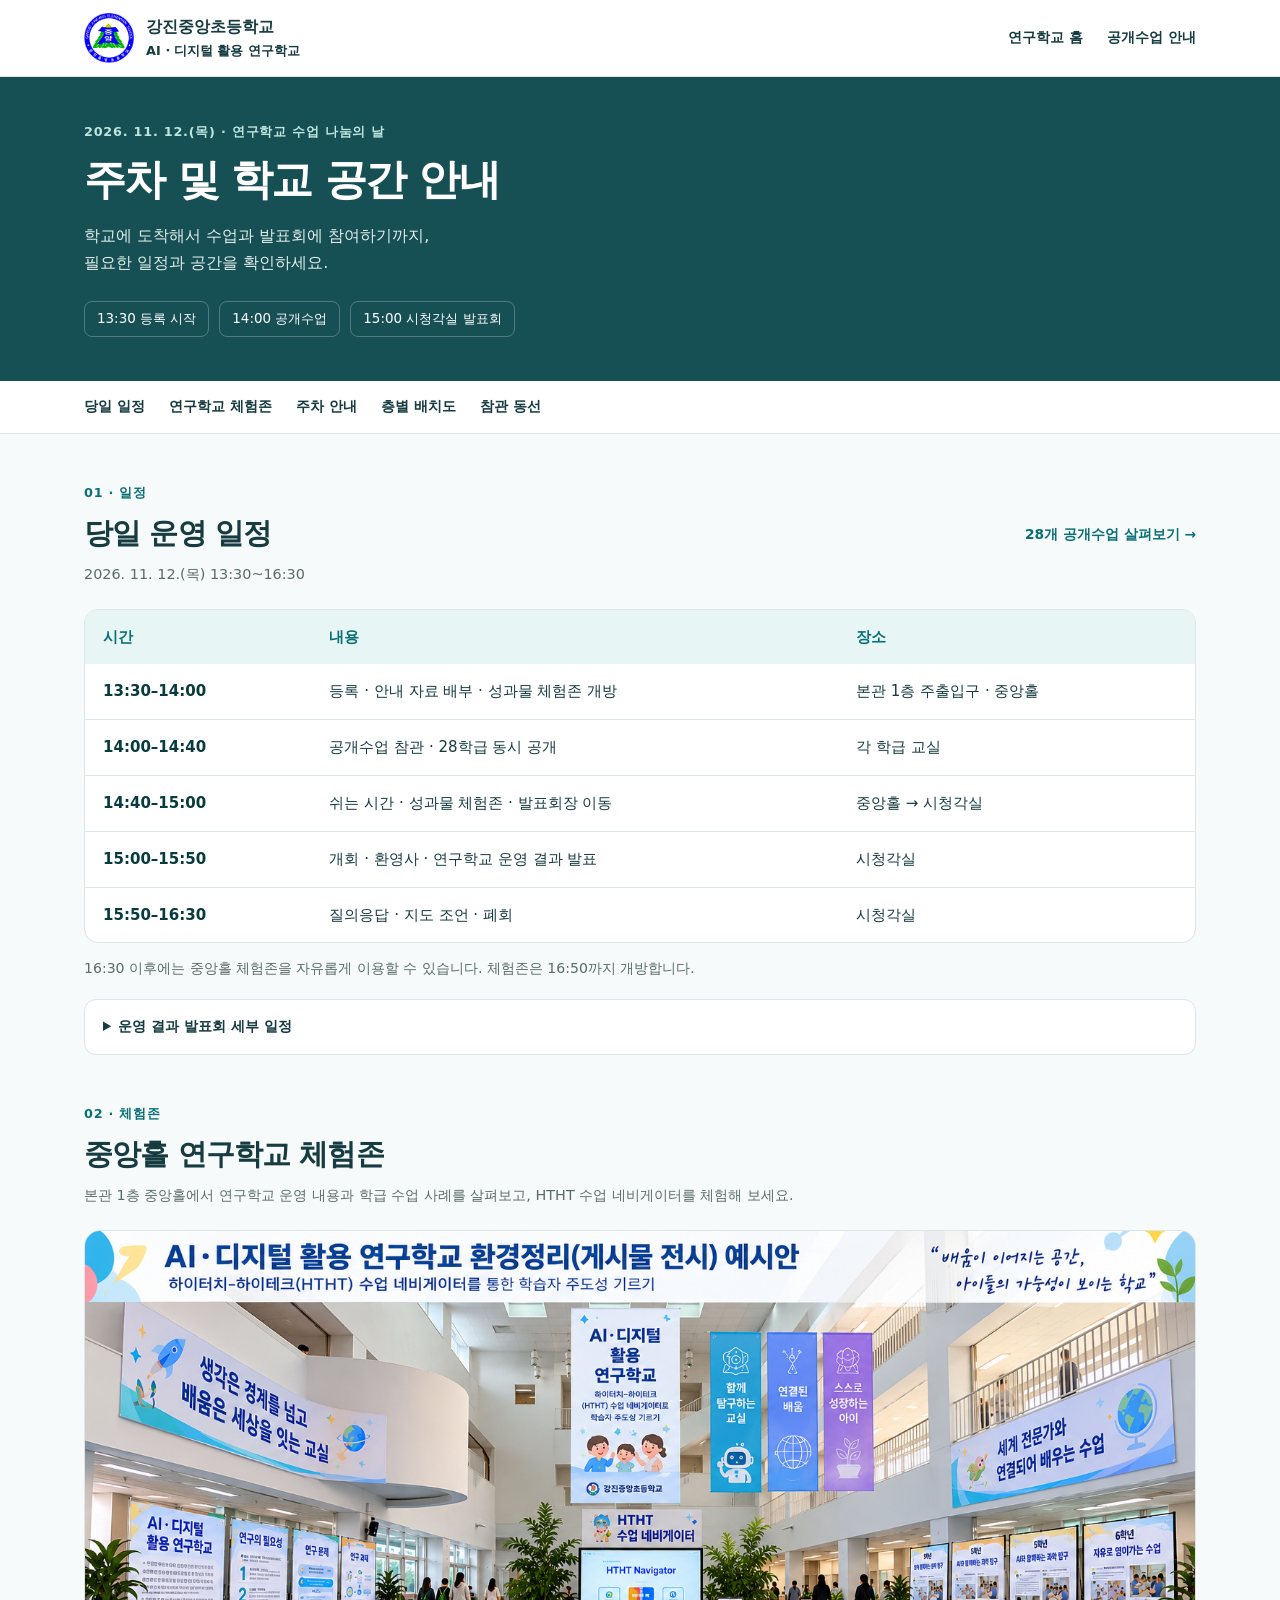
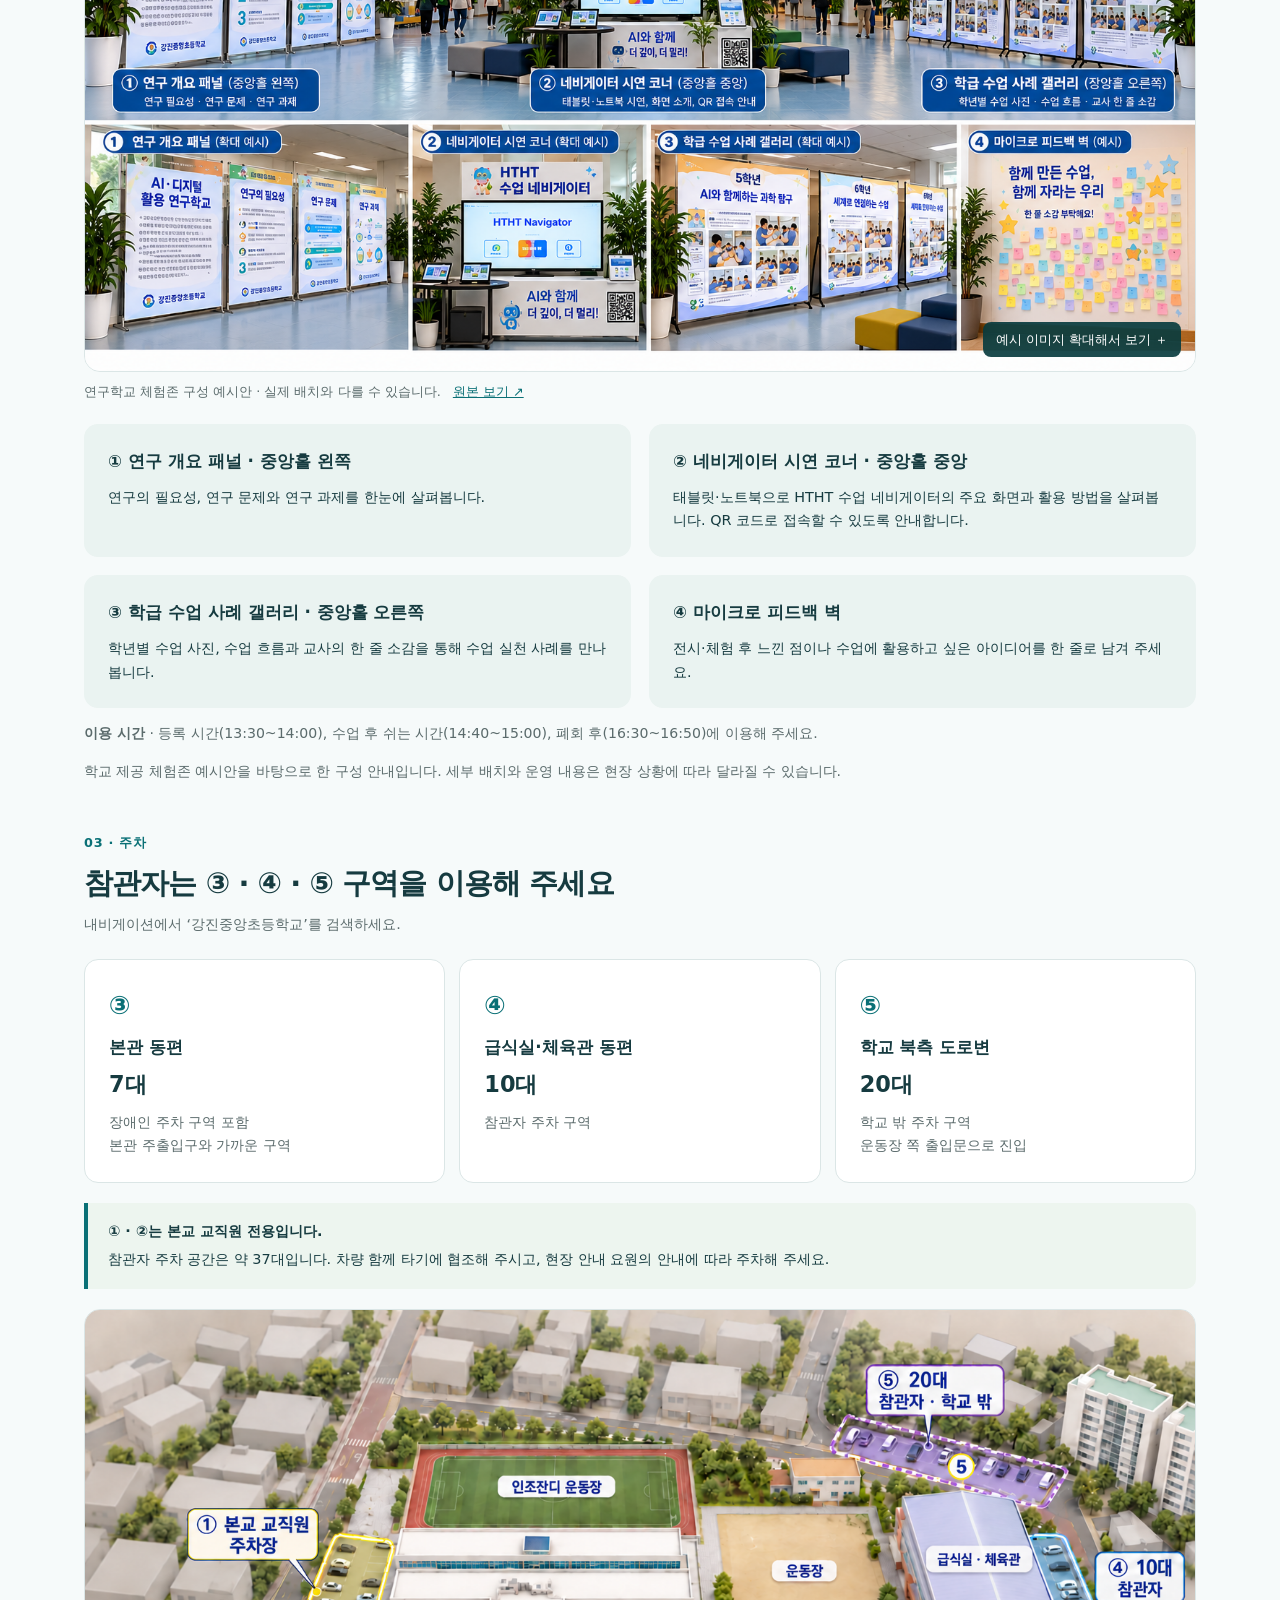
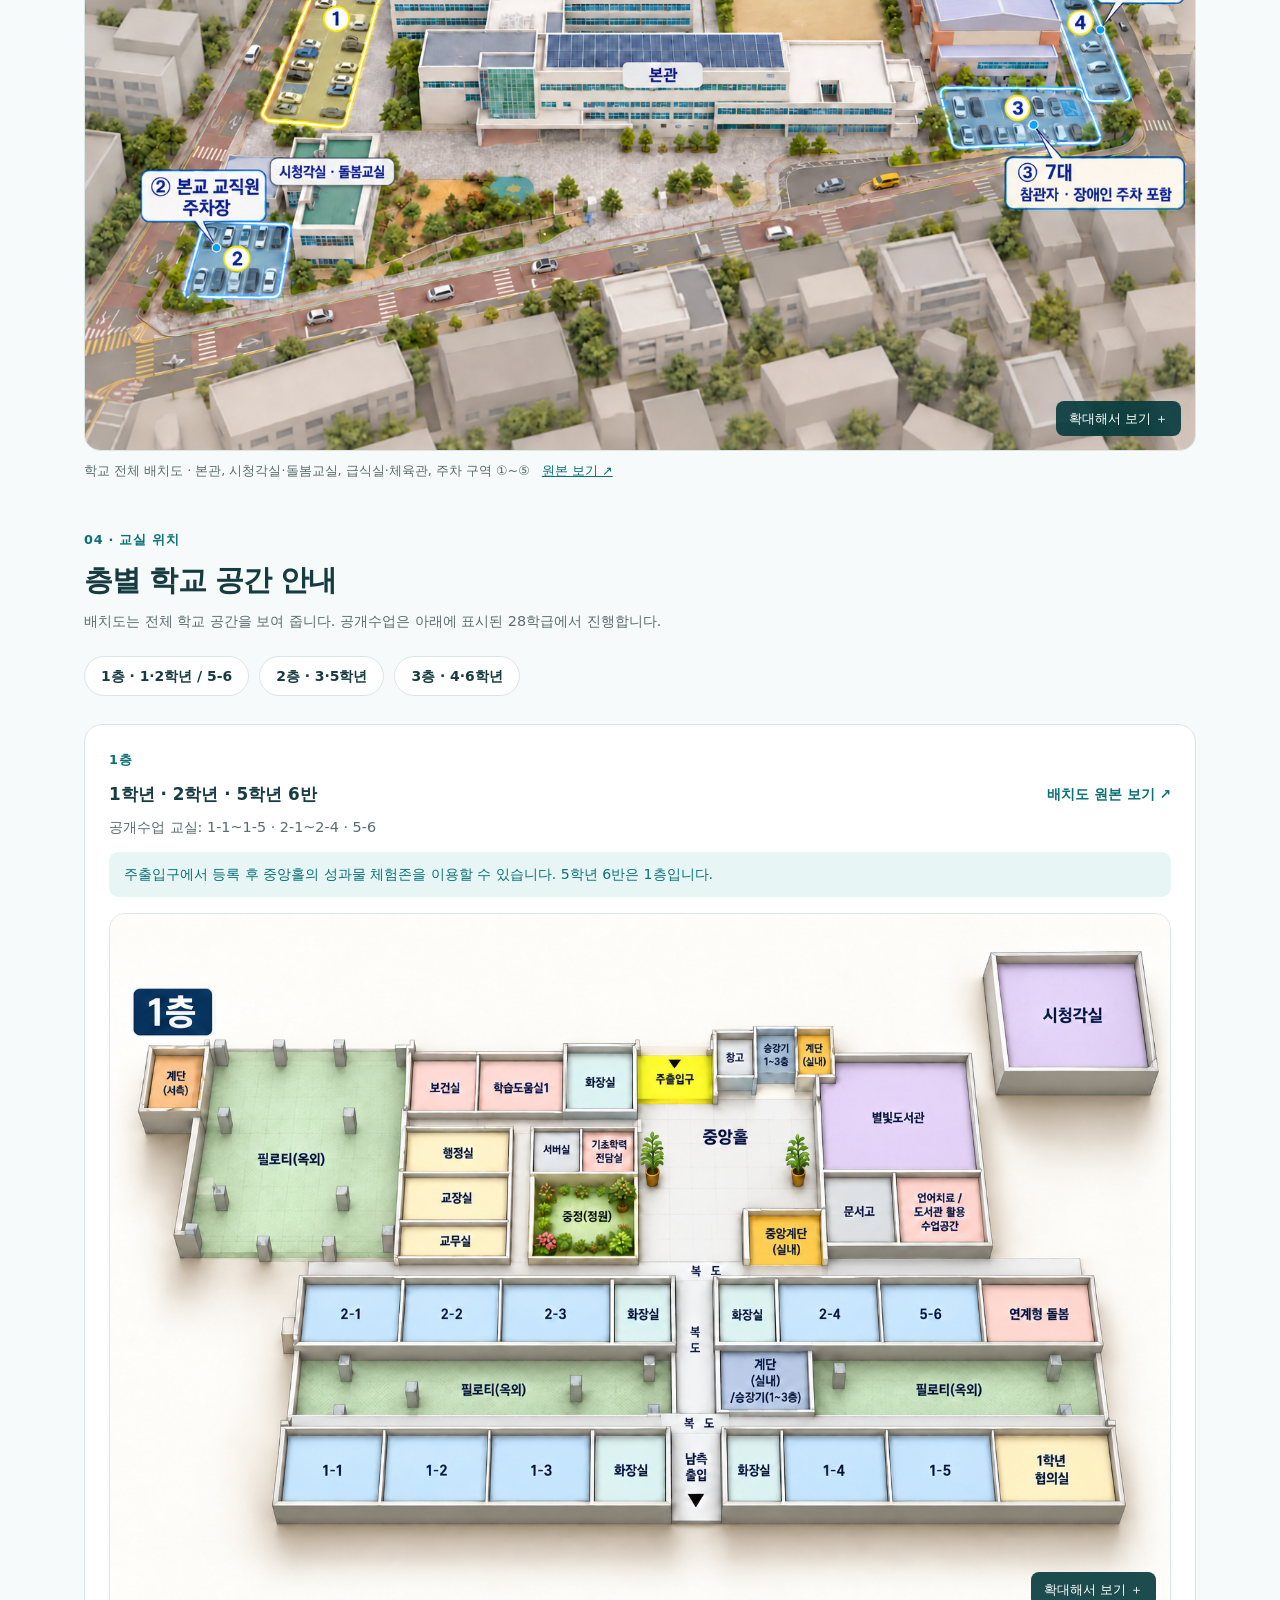
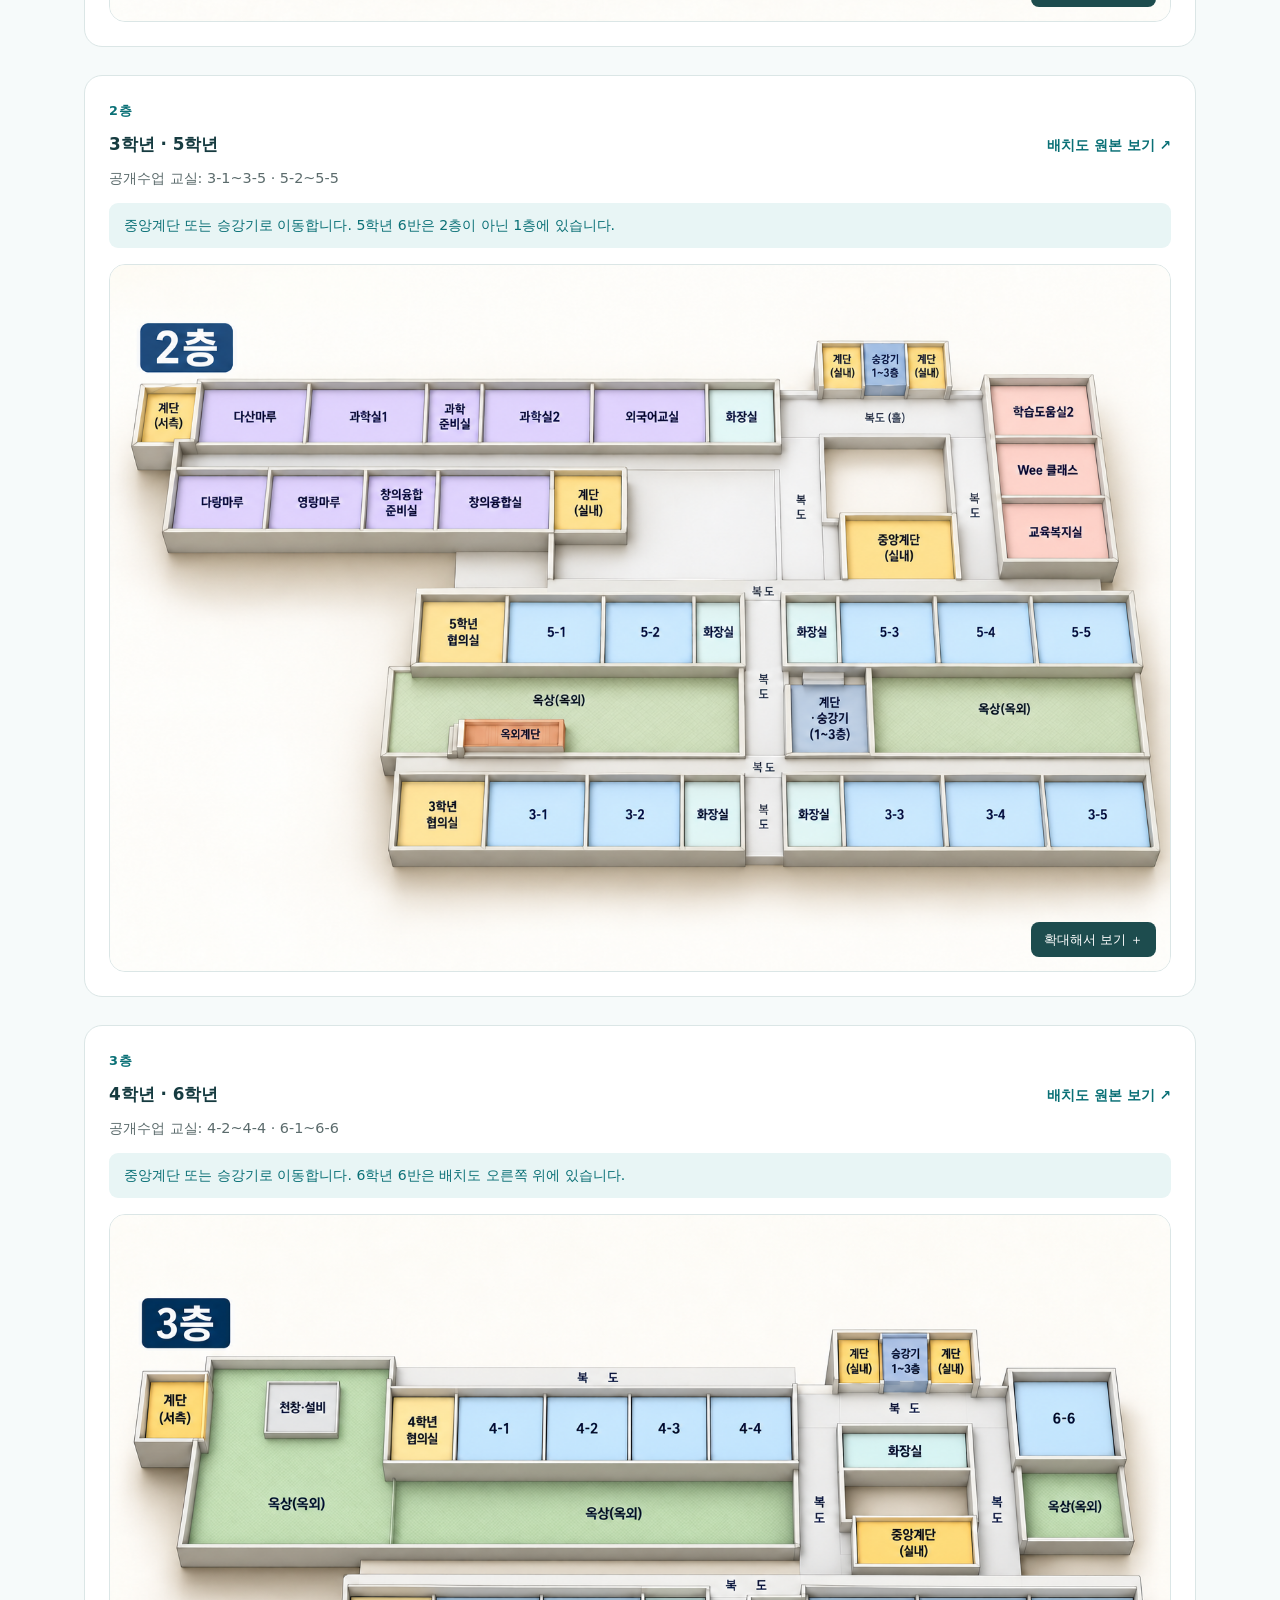
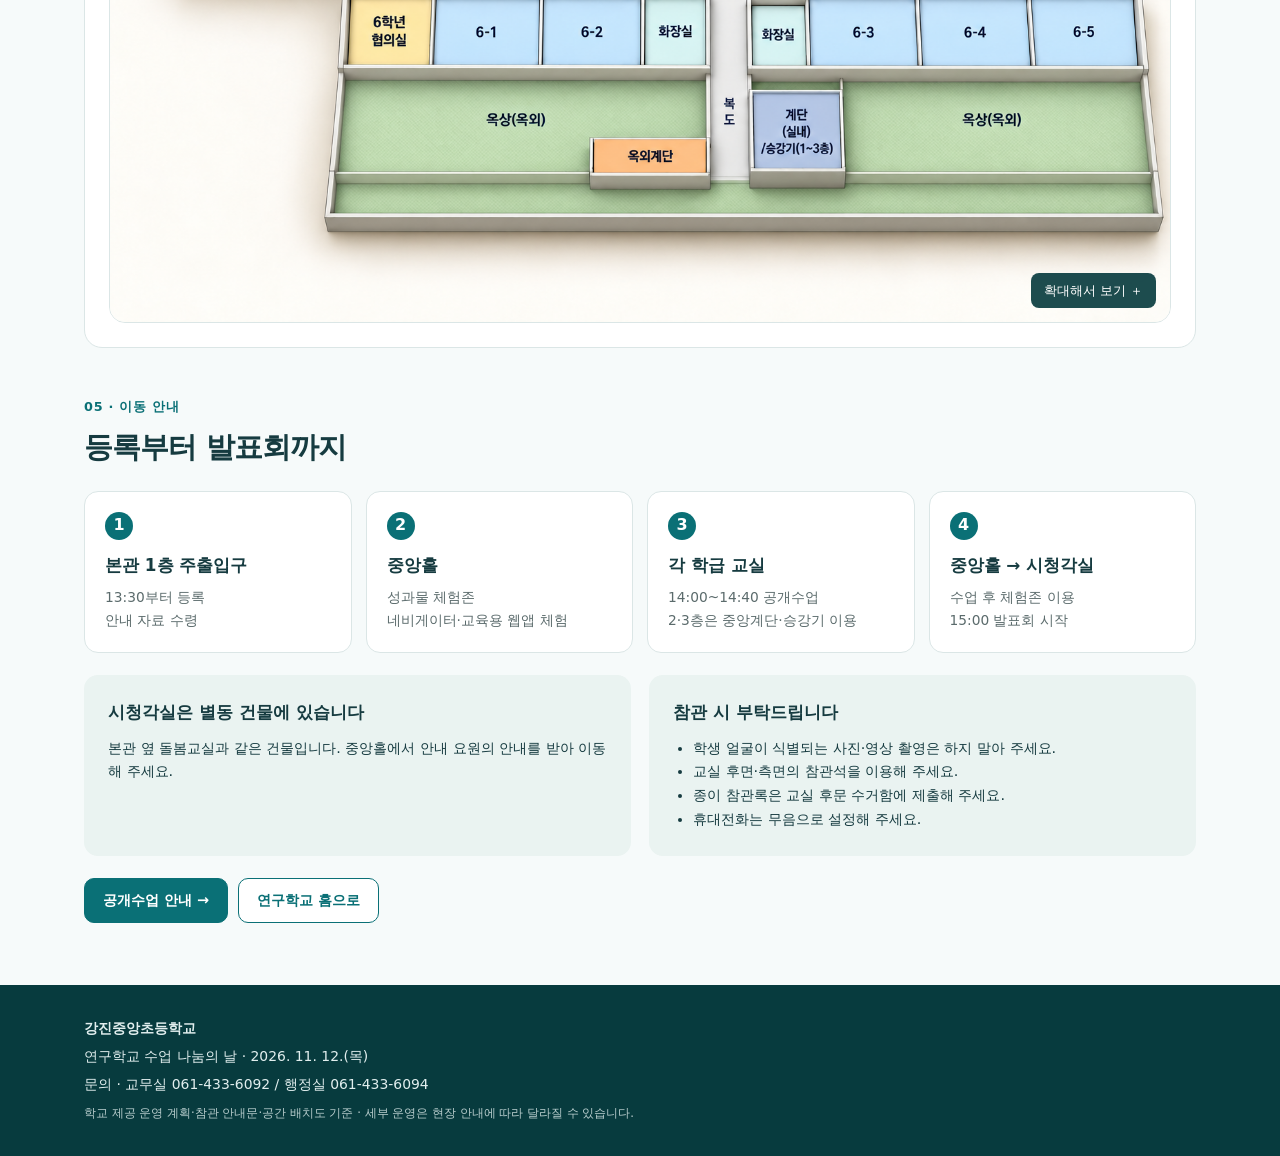
<file: campus-guide.html>
<!doctype html>
<html lang="ko"><head><meta charset="utf-8"><meta name="viewport" content="width=device-width, initial-scale=1"><title>주차 및 학교 공간 안내 · 강진중앙초등학교 연구학교</title><meta name="description" content="2026년 11월 12일 연구학교 수업 나눔의 날. 당일 일정, 참관자 주차 구역, 1~3층 교실 배치도와 시청각실 이동 안내."><link rel="stylesheet" href="assets/campus-guide.css"></head>
<body><a class="skip" href="#main">본문으로 바로가기</a><header><div class="wrap nav"><a class="brand" href="index.html"><img src="assets/school-mark.png" width="1080" height="1080" alt="강진중앙초등학교 교표"><span>강진중앙초등학교<small>AI・디지털 활용 연구학교</small></span></a><nav aria-label="주 메뉴"><a href="index.html">연구학교 홈</a><a href="open-classes.html">공개수업 안내</a></nav></div></header>
<main id="main"><section class="hero"><div class="wrap"><p class="eyebrow">2026. 11. 12.(목) · 연구학교 수업 나눔의 날</p><h1>주차 및 학교 공간 안내</h1><p>학교에 도착해서 수업과 발표회에 참여하기까지,<br class="desktop-break"> 필요한 일정과 공간을 확인하세요.</p><div class="hero-facts"><span>13:30 등록 시작</span><span>14:00 공개수업</span><span>15:00 시청각실 발표회</span></div></div></section>
<nav class="section-nav" aria-label="안내 항목"><div class="wrap"><a href="#schedule">당일 일정</a><a href="#experience">연구학교 체험존</a><a href="#parking">주차 안내</a><a href="#floors">층별 배치도</a><a href="#route">참관 동선</a></div></nav>
<div class="wrap content"><section id="schedule" class="block"><div class="section-heading"><div><p class="eyebrow">01 · 일정</p><h2>당일 운영 일정</h2><p class="muted">2026. 11. 12.(목) 13:30~16:30</p></div><a class="text-link" href="open-classes.html">28개 공개수업 살펴보기 →</a></div><div class="event-table-wrap"><table class="event-table"><caption class="sr-only">2026년 11월 12일 당일 운영 일정</caption><thead><tr><th scope="col">시간</th><th scope="col">내용</th><th scope="col">장소</th></tr></thead><tbody><tr><th scope="row">13:30–14:00</th><td>등록 · 안내 자료 배부 · 성과물 체험존 개방</td><td>본관 1층 주출입구 · 중앙홀</td></tr><tr><th scope="row">14:00–14:40</th><td>공개수업 참관 · 28학급 동시 공개</td><td>각 학급 교실</td></tr><tr><th scope="row">14:40–15:00</th><td>쉬는 시간 · 성과물 체험존 · 발표회장 이동</td><td>중앙홀 → 시청각실</td></tr><tr><th scope="row">15:00–15:50</th><td>개회 · 환영사 · 연구학교 운영 결과 발표</td><td>시청각실</td></tr><tr><th scope="row">15:50–16:30</th><td>질의응답 · 지도 조언 · 폐회</td><td>시청각실</td></tr></tbody></table></div><p class="event-note">16:30 이후에는 중앙홀 체험존을 자유롭게 이용할 수 있습니다. 체험존은 16:50까지 개방합니다.</p><details class="presentation"><summary>운영 결과 발표회 세부 일정</summary><ul><li><time>15:00~15:10</time> 개회 · 환영사 · 내빈 소개</li><li><time>15:10~15:50</time> 연구 개요 · 과제별 결과 · 네비게이터 시연 · 수업자 사례 나눔 · 검증 결과와 결론</li><li><time>15:50~16:10</time> 질의응답</li><li><time>16:10~16:20</time> 지도·조언 및 총평</li><li><time>16:20~16:30</time> 폐회 및 정리</li></ul></details></section>

<section id="experience" class="block" aria-labelledby="experience-title"><div class="section-heading"><div><p class="eyebrow">02 · 체험존</p><h2 id="experience-title">중앙홀 연구학교 체험존</h2><p class="muted">본관 1층 중앙홀에서 연구학교 운영 내용과 학급 수업 사례를 살펴보고, HTHT 수업 네비게이터를 체험해 보세요.</p></div></div>
<button class="map-button" data-map="assets/experience-zone-example.png" data-title="연구학교 체험존 구성 예시안" aria-haspopup="dialog" aria-label="연구학교 체험존 구성 예시안 확대 보기"><img src="assets/experience-zone-example.png" width="1536" height="1024" loading="lazy" alt="본관 중앙홀 연구학교 체험존 구성 예시안. 왼쪽 연구 개요 패널, 중앙 HTHT 수업 네비게이터 시연 코너, 오른쪽 학급 수업 사례 갤러리와 마이크로 피드백 벽의 예시 모습."><span class="zoom-label">예시 이미지 확대해서 보기 ＋</span></button><p class="map-caption">연구학교 체험존 구성 예시안 · 실제 배치와 다를 수 있습니다. <a href="assets/experience-zone-example.png" target="_blank" rel="noopener">원본 보기 ↗<span class="sr-only"> (새 창)</span></a></p>
<div class="info-grid">
<article><h3>① 연구 개요 패널 · 중앙홀 왼쪽</h3><p>연구의 필요성, 연구 문제와 연구 과제를 한눈에 살펴봅니다.</p></article>
<article><h3>② 네비게이터 시연 코너 · 중앙홀 중앙</h3><p>태블릿·노트북으로 HTHT 수업 네비게이터의 주요 화면과 활용 방법을 살펴봅니다. QR 코드로 접속할 수 있도록 안내합니다.</p></article>
<article><h3>③ 학급 수업 사례 갤러리 · 중앙홀 오른쪽</h3><p>학년별 수업 사진, 수업 흐름과 교사의 한 줄 소감을 통해 수업 실천 사례를 만나봅니다.</p></article>
<article><h3>④ 마이크로 피드백 벽</h3><p>전시·체험 후 느낀 점이나 수업에 활용하고 싶은 아이디어를 한 줄로 남겨 주세요.</p></article>
</div><p class="event-note"><strong>이용 시간</strong> · 등록 시간(13:30~14:00), 수업 후 쉬는 시간(14:40~15:00), 폐회 후(16:30~16:50)에 이용해 주세요.</p><p class="event-note">학교 제공 체험존 예시안을 바탕으로 한 구성 안내입니다. 세부 배치와 운영 내용은 현장 상황에 따라 달라질 수 있습니다.</p></section>
<section id="parking" class="block"><div class="section-heading"><div><p class="eyebrow">03 · 주차</p><h2>참관자는 ③ · ④ · ⑤ 구역을 이용해 주세요</h2><p class="muted">내비게이션에서 ‘강진중앙초등학교’를 검색하세요.</p></div></div><div class="parking-grid"><article><b class="number">③</b><h3>본관 동편</h3><strong>7대</strong><p>장애인 주차 구역 포함<br>본관 주출입구와 가까운 구역</p></article><article><b class="number">④</b><h3>급식실·체육관 동편</h3><strong>10대</strong><p>참관자 주차 구역</p></article><article><b class="number">⑤</b><h3>학교 북측 도로변</h3><strong>20대</strong><p>학교 밖 주차 구역<br>운동장 쪽 출입문으로 진입</p></article></div><p class="notice"><strong>① · ②는 본교 교직원 전용입니다.</strong> 참관자 주차 공간은 약 37대입니다. 차량 함께 타기에 협조해 주시고, 현장 안내 요원의 안내에 따라 주차해 주세요.</p><button class="map-button" data-map="assets/campus-parking.png" data-title="학교 전체 배치도 · 주차 구역" aria-haspopup="dialog" aria-label="학교 전체 배치도와 주차 구역 확대 보기"><img src="assets/campus-parking.png" width="1536" height="1024" loading="lazy" alt="학교 전체 배치도. ①② 교직원 전용, ③ 본관 동편 7대, ④ 급식실·체육관 동편 10대, ⑤ 학교 북측 도로변 20대. 시청각실은 돌봄교실과 같은 별동 건물에 있습니다."><span class="zoom-label">확대해서 보기 ＋</span></button><p class="map-caption">학교 전체 배치도 · 본관, 시청각실·돌봄교실, 급식실·체육관, 주차 구역 ①~⑤ <a href="assets/campus-parking.png" target="_blank" rel="noopener">원본 보기 ↗<span class="sr-only"> (새 창)</span></a></p></section>
<section id="floors" class="block"><div class="section-heading"><div><p class="eyebrow">04 · 교실 위치</p><h2>층별 학교 공간 안내</h2><p class="muted">배치도는 전체 학교 공간을 보여 줍니다. 공개수업은 아래에 표시된 28학급에서 진행합니다.</p></div></div><nav class="floor-nav" aria-label="층별 바로가기"><a href="#floor-1">1층 · 1·2학년 / 5-6</a><a href="#floor-2">2층 · 3·5학년</a><a href="#floor-3">3층 · 4·6학년</a></nav><section class="floor-panel" id="floor-1" aria-labelledby="floor-1-title"><div class="section-heading"><div><p class="eyebrow">1층</p><h3 id="floor-1-title">1학년 · 2학년 · 5학년 6반</h3><p class="muted">공개수업 교실: 1-1~1-5 · 2-1~2-4 · 5-6</p></div><a class="text-link" href="assets/campus-floor-1.png" target="_blank" rel="noopener">배치도 원본 보기 ↗<span class="sr-only"> (새 창)</span></a></div><p class="floor-note">주출입구에서 등록 후 중앙홀의 성과물 체험존을 이용할 수 있습니다. 5학년 6반은 1층입니다.</p><button class="map-button" data-map="assets/campus-floor-1.png" data-title="1층 배치도" aria-haspopup="dialog" aria-label="1층 배치도 확대 보기"><img src="assets/campus-floor-1.png" width="1536" height="1024" loading="lazy" alt="1층 학교 공간 배치도. 공개수업 교실 1-1~1-5 · 2-1~2-4 · 5-6. 계단, 승강기와 화장실 위치 표시."><span class="zoom-label">확대해서 보기 ＋</span></button></section><section class="floor-panel" id="floor-2" aria-labelledby="floor-2-title"><div class="section-heading"><div><p class="eyebrow">2층</p><h3 id="floor-2-title">3학년 · 5학년</h3><p class="muted">공개수업 교실: 3-1~3-5 · 5-2~5-5</p></div><a class="text-link" href="assets/campus-floor-2.png" target="_blank" rel="noopener">배치도 원본 보기 ↗<span class="sr-only"> (새 창)</span></a></div><p class="floor-note">중앙계단 또는 승강기로 이동합니다. 5학년 6반은 2층이 아닌 1층에 있습니다.</p><button class="map-button" data-map="assets/campus-floor-2.png" data-title="2층 배치도" aria-haspopup="dialog" aria-label="2층 배치도 확대 보기"><img src="assets/campus-floor-2.png" width="1536" height="1024" loading="lazy" alt="2층 학교 공간 배치도. 공개수업 교실 3-1~3-5 · 5-2~5-5. 계단, 승강기와 화장실 위치 표시."><span class="zoom-label">확대해서 보기 ＋</span></button></section><section class="floor-panel" id="floor-3" aria-labelledby="floor-3-title"><div class="section-heading"><div><p class="eyebrow">3층</p><h3 id="floor-3-title">4학년 · 6학년</h3><p class="muted">공개수업 교실: 4-2~4-4 · 6-1~6-6</p></div><a class="text-link" href="assets/campus-floor-3.png" target="_blank" rel="noopener">배치도 원본 보기 ↗<span class="sr-only"> (새 창)</span></a></div><p class="floor-note">중앙계단 또는 승강기로 이동합니다. 6학년 6반은 배치도 오른쪽 위에 있습니다.</p><button class="map-button" data-map="assets/campus-floor-3.png" data-title="3층 배치도" aria-haspopup="dialog" aria-label="3층 배치도 확대 보기"><img src="assets/campus-floor-3.png" width="1536" height="1024" loading="lazy" alt="3층 학교 공간 배치도. 공개수업 교실 4-2~4-4 · 6-1~6-6. 계단, 승강기와 화장실 위치 표시."><span class="zoom-label">확대해서 보기 ＋</span></button></section></section>
<section id="route" class="block"><div class="section-heading"><div><p class="eyebrow">05 · 이동 안내</p><h2>등록부터 발표회까지</h2></div></div><ol class="route"><li><span>1</span><h3>본관 1층 주출입구</h3><p>13:30부터 등록<br>안내 자료 수령</p></li><li><span>2</span><h3>중앙홀</h3><p>성과물 체험존<br>네비게이터·교육용 웹앱 체험</p></li><li><span>3</span><h3>각 학급 교실</h3><p>14:00~14:40 공개수업<br>2·3층은 중앙계단·승강기 이용</p></li><li><span>4</span><h3>중앙홀 → 시청각실</h3><p>수업 후 체험존 이용<br>15:00 발표회 시작</p></li></ol><div class="info-grid"><article><h3>시청각실은 별동 건물에 있습니다</h3><p>본관 옆 돌봄교실과 같은 건물입니다. 중앙홀에서 안내 요원의 안내를 받아 이동해 주세요.</p></article><article><h3>참관 시 부탁드립니다</h3><ul><li>학생 얼굴이 식별되는 사진·영상 촬영은 하지 말아 주세요.</li><li>교실 후면·측면의 참관석을 이용해 주세요.</li><li>종이 참관록은 교실 후문 수거함에 제출해 주세요.</li><li>휴대전화는 무음으로 설정해 주세요.</li></ul></article></div><div class="event-actions"><a href="open-classes.html">공개수업 안내 →</a><a href="index.html">연구학교 홈으로</a></div></section></div></main>
<footer><div class="wrap"><strong>강진중앙초등학교</strong><p>연구학교 수업 나눔의 날 · 2026. 11. 12.(목)</p><p>문의 · 교무실 <a href="tel:0614336092">061-433-6092</a> / 행정실 <a href="tel:0614336094">061-433-6094</a></p><small>학교 제공 운영 계획·참관 안내문·공간 배치도 기준 · 세부 운영은 현장 안내에 따라 달라질 수 있습니다.</small></div></footer>
<dialog id="map-dialog" aria-labelledby="map-title"><div class="map-dialog-head"><h2 id="map-title">배치도</h2><div class="zoom-controls"><button type="button" id="zoom-out" aria-label="이미지 축소">−</button><output id="zoom-level" aria-live="polite">100%</output><button type="button" id="zoom-in" aria-label="이미지 확대">＋</button><button type="button" id="map-close" autofocus>닫기</button></div></div><p class="zoom-help">＋로 확대하고 그림을 좌우·위아래로 스크롤해 보세요.</p><div class="map-viewport" tabindex="0" aria-label="확대 이미지 스크롤 영역"><img id="map-image" alt=""></div></dialog><script src="assets/campus-guide.js"></script></body></html>
</file>
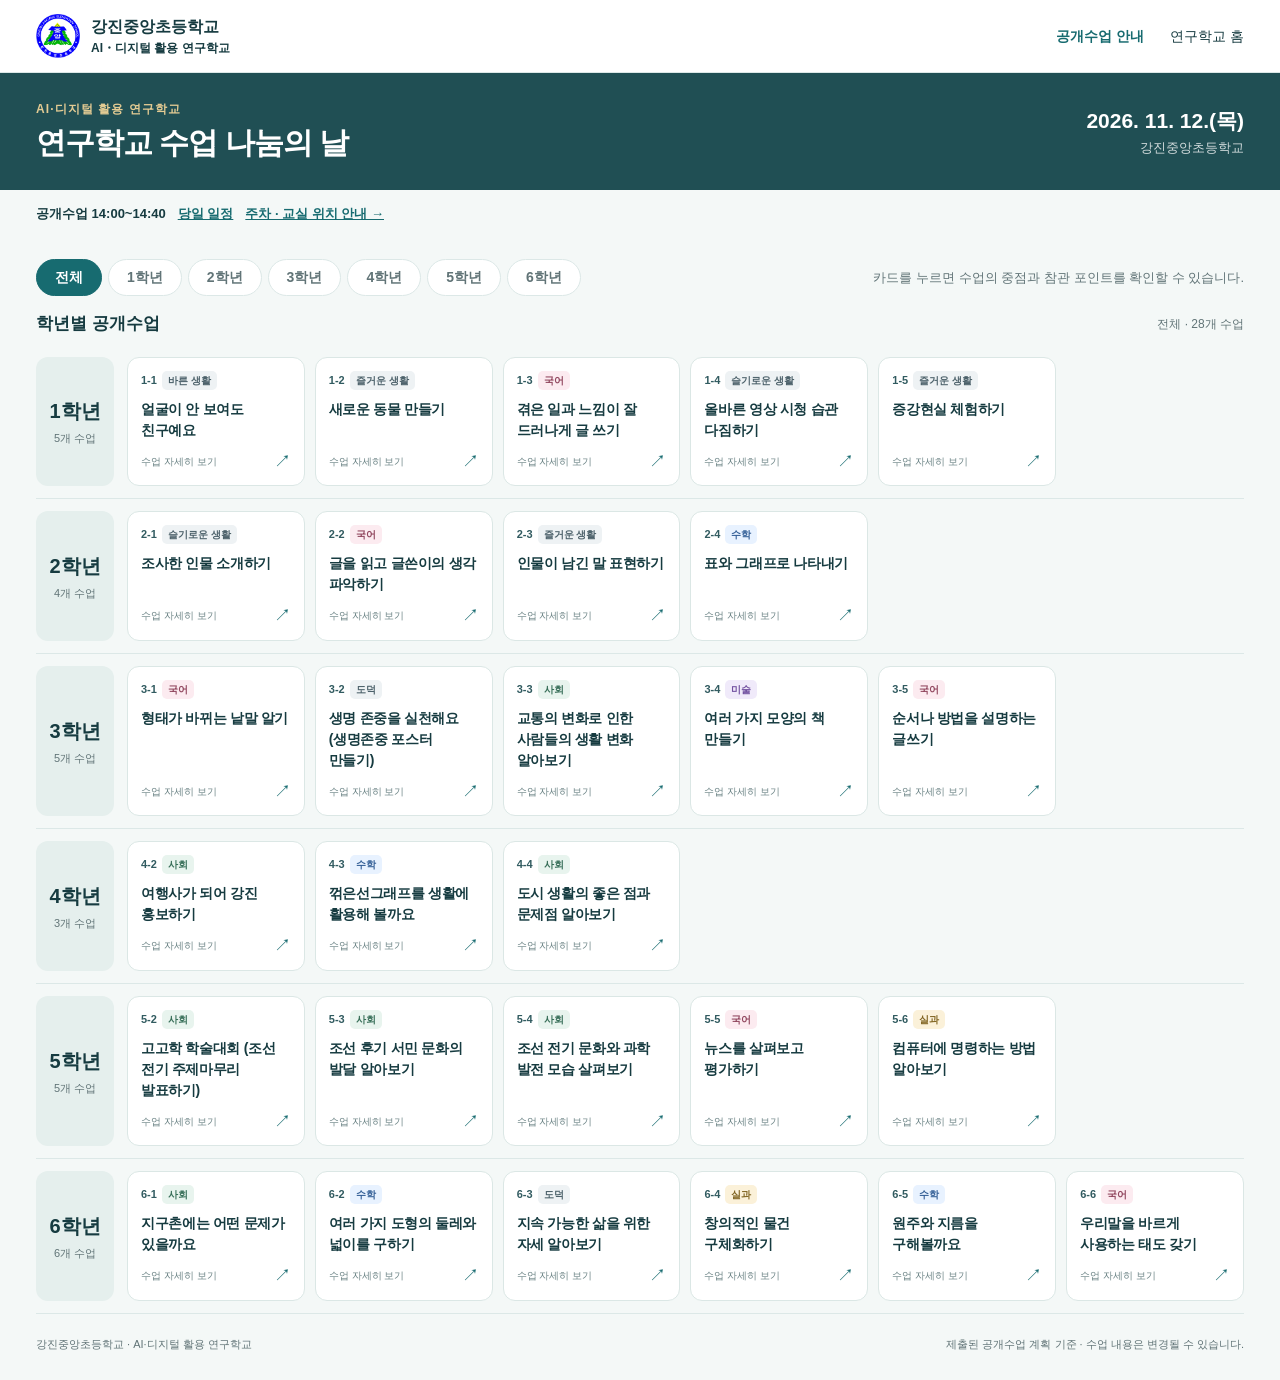
<file: open-classes.html>
<!doctype html>
<html lang="ko">
<head>
<meta charset="utf-8"><meta name="viewport" content="width=device-width, initial-scale=1">
<title>11.12. 공개수업 안내 · 강진중앙초 연구학교</title>
<meta name="description" content="2026년 11월 12일 강진중앙초등학교 연구학교 수업 나눔의 날. 학년별 수업과 HTHT 중점 요소, 참관 포인트를 확인하세요.">
<style>
:root{--ink:#163b40;--teal:#176b70;--muted:#617477;--line:#dce8e7;--bg:#f4f8f7}*{box-sizing:border-box}body{margin:0;color:var(--ink);background:var(--bg);font-family:'Pretendard','Apple SD Gothic Neo','Malgun Gothic',sans-serif;line-height:1.5}button,a{-webkit-tap-highlight-color:transparent}button{font:inherit;cursor:pointer}a{color:inherit;text-decoration:none}button:focus-visible,a:focus-visible,[tabindex]:focus-visible{outline:3px solid #bd791e;outline-offset:4px}.wrap{max-width:1600px;margin:auto;padding:0 36px}header{background:#fff;border-bottom:1px solid var(--line)}.nav{height:64px;display:flex;align-items:center;justify-content:space-between;gap:20px}.brand{display:flex;gap:11px;align-items:center;font-weight:800}.logo{background:var(--teal);color:white;border-radius:9px;padding:7px;font-size:15px}.nav-right{display:flex;align-items:center;gap:26px;font-size:14px}.active-link{font-weight:800;color:var(--teal)}.hero{padding:27px 0 26px;background:#204f54;color:white}.hero-inner{display:flex;justify-content:space-between;align-items:center;gap:20px}.eyebrow{font-size:12px;font-weight:700;color:#e3cb93;letter-spacing:.09em;margin:0 0 5px}h1{font-size:30px;letter-spacing:-1px;line-height:1.35;margin:0}.date{font-size:15px;text-align:right;white-space:nowrap}.date strong{font-size:21px;display:block}.date span{opacity:.8;font-size:13px}.toolbar{padding:22px 0 15px;display:flex;justify-content:space-between;gap:20px;align-items:center}.filters{display:flex;gap:6px;flex-wrap:wrap}.filter{border:1px solid var(--line);padding:7px 18px;border-radius:24px;background:#fff;color:var(--muted);font-size:14px;font-weight:600}.filter[aria-pressed=true]{background:var(--teal);border-color:var(--teal);color:#fff}.help{font-size:13px;color:var(--muted);margin:0}.summary{display:flex;justify-content:space-between;align-items:center;margin-bottom:8px}.summary h2{font-size:17px;margin:0}.summary span{font-size:12px;color:var(--muted)}.grade-row{display:grid;grid-template-columns:78px minmax(0,1fr);gap:13px;padding:12px 0;border-bottom:1px solid var(--line);align-items:stretch}.grade-heading{border-radius:12px;display:flex;flex-direction:column;justify-content:center;align-items:center;background:#e5efed}.grade-heading h3{font-size:20px;margin:0}.grade-heading small{font-size:11px;color:var(--muted);margin-top:4px}.cards{display:grid;grid-template-columns:repeat(6,minmax(0,1fr));gap:10px}.lesson-card{position:relative;display:flex;flex-direction:column;align-items:flex-start;text-align:left;background:white;border:1px solid #dbe7e5;border-radius:12px;padding:13px 13px 11px;min-height:126px;color:var(--ink);transition:border-color .15s,box-shadow .15s,transform .15s}.lesson-card:hover{border-color:var(--teal);box-shadow:0 5px 16px #174c5010;transform:translateY(-2px)}.card-top{display:flex;align-items:center;gap:5px;flex-wrap:wrap;font-size:11px;margin-bottom:9px}.class-num{font-weight:800;color:#315b60}.subject{border-radius:5px;padding:2px 6px;font-size:10px;font-weight:600;background:#eef2f4;color:#4d626b}.subject[data-type=국어]{background:#fcebf0;color:#924960}.subject[data-type=수학]{background:#e8f2ff;color:#325e96}.subject[data-type=미술]{background:#f0eafa;color:#7251a0}.subject[data-type=사회]{background:#e8f4ee;color:#386f59}.subject[data-type=실과]{background:#fbf1d9;color:#806421}.lesson-card h4{font-size:14px;font-weight:700;line-height:1.5;word-break:keep-all;overflow-wrap:anywhere;margin:0 0 8px;letter-spacing:-.35px}.card-end{margin-top:auto;display:flex;width:100%;justify-content:space-between;align-items:center;color:#6b8385;font-size:10px}.card-pending{display:inline-block;padding:2px 6px;border:1px solid #e4d2ac;border-radius:5px;background:#fff5df;color:#775319;font-size:10px;font-weight:700;white-space:nowrap}.card-end .arrow{font-size:17px;color:var(--teal)}footer{padding:22px 0 28px;color:var(--muted);font-size:11px;display:flex;justify-content:space-between;gap:20px}.mobile-hint{display:none}dialog{padding:0;border:0;border-radius:20px;width:min(620px,calc(100% - 32px));max-height:90dvh;color:var(--ink);box-shadow:0 24px 90px #0c30344d;overscroll-behavior:contain}dialog::backdrop{background:#112e3c80;backdrop-filter:blur(3px)}.dialog-inner{padding:32px}.dialog-top{display:flex;align-items:center;justify-content:space-between;gap:10px}.dialog-tag{background:#e8f3f1;color:var(--teal);font-size:13px;font-weight:700;padding:5px 10px;border-radius:7px}.close-x{border:0;background:#f1f6f5;border-radius:50%;color:var(--ink);font-size:24px;width:36px;height:36px;line-height:1}.dialog-title{font-size:26px;line-height:1.4;letter-spacing:-.8px;margin:17px 0}.meta{display:grid;grid-template-columns:1fr;gap:6px;font-size:14px;padding-bottom:20px;border-bottom:1px solid var(--line);margin:0 0 21px}.meta div{display:flex;gap:12px}.meta dt{min-width:32px;color:var(--muted)}.meta dd{margin:0}.focus-grid{display:grid;grid-template-columns:1fr 1fr;gap:12px}.focus-box{padding:17px;border-radius:12px;background:#eaf3fd}.focus-box.touch{background:#fff1e6}.focus-box h3{font-size:12px;color:#366898;margin:0 0 6px}.focus-box.touch h3{color:#975c32}.focus-box p{margin:0;font-size:16px;font-weight:700}.details{margin:21px 0}.details div{display:flex;gap:16px;margin:11px 0;font-size:13px;align-items:flex-start}.details dt{width:87px;flex-shrink:0;color:var(--muted)}.details dd{margin:0}.agency{background:#dff2ee;color:#14615e;border-radius:15px;padding:3px 10px;display:inline-block}.observation{background:#edf6f3;border-left:3px solid var(--teal);border-radius:0 10px 10px 0;padding:17px 18px}.observation h3{font-size:13px;margin:0 0 6px;color:var(--teal)}.observation p{font-size:14px;margin:0;line-height:1.7;word-break:keep-all}.dialog-footer{margin-top:21px;text-align:right}.close-btn{background:var(--teal);border:0;border-radius:9px;padding:10px 30px;color:#fff;font-weight:700}.sr-only{position:absolute;width:1px;height:1px;padding:0;margin:-1px;overflow:hidden;clip:rect(0,0,0,0);white-space:nowrap;border:0}[hidden]{display:none!important}@media(min-width:1650px){.lesson-card{min-height:115px}}@media(max-width:1150px){.wrap{padding:0 22px}.cards{grid-template-columns:repeat(6,170px);overflow-x:auto;scroll-snap-type:x proximity;padding:3px 2px 10px;scrollbar-width:thin;scrollbar-color:#acc8c4 transparent}.lesson-card{scroll-snap-align:start;min-height:130px}.mobile-hint{display:block;color:var(--muted);font-size:11px;margin:0 0 6px}.help{display:none}}@media(max-width:600px){.wrap{padding:0 16px}.nav{height:56px}.brand{font-size:13px}.nav-right{font-size:12px;gap:0}.active-link{display:none}.hero{padding:23px 0}.hero-inner{align-items:flex-start;flex-direction:column;gap:12px}h1{font-size:25px}.date{text-align:left}.date strong{font-size:16px;display:inline;margin-right:8px}.date span{font-size:12px}.toolbar{padding-top:17px}.filters{gap:5px;width:100%;justify-content:space-between}.filter{font-size:12px;padding:7px 10px}.grade-row{grid-template-columns:55px minmax(0,1fr);gap:9px;padding:9px 0}.grade-heading h3{font-size:16px}.grade-heading small{font-size:10px}.cards{grid-template-columns:repeat(6,170px);gap:9px}.summary h2{font-size:15px}.summary span{font-size:11px}footer{flex-direction:column;gap:5px}.dialog-inner{padding:23px}.dialog-title{font-size:23px}.focus-box{padding:13px}.focus-box p{font-size:14px}.details div{gap:10px}.details dt{width:77px}}@media(prefers-reduced-motion:reduce){*{transition:none!important;scroll-behavior:auto!important}}

.dialog-footer{display:flex;gap:10px;align-items:center;flex-wrap:wrap}.plan-link,.plan-pending{flex:1;text-align:center;padding:11px 18px;border-radius:9px;font-size:14px;font-weight:700}.plan-link{background:var(--teal);color:white}.plan-link:hover{background:#104e52}.plan-pending{background:#eaf0ef;color:#647774;border:1px solid #dce5e3;cursor:not-allowed}.dialog-footer .close-btn{background:white;color:var(--teal);border:1px solid var(--line)}.plan-note{width:100%;font-size:12px;color:var(--muted);margin:0 0 2px;text-align:left}
.school-mark{width:44px;height:44px;object-fit:contain;flex-shrink:0}.brand-sub{display:block;font-size:12px;font-weight:600}.event-links{padding-top:14px;padding-bottom:14px;display:flex;gap:12px;flex-wrap:wrap;align-items:center;font-size:13px}.event-links a{color:var(--teal);font-weight:700;text-decoration:underline}.nav{height:auto;min-height:72px}.brand{min-width:0}@media(max-width:600px){.nav{gap:10px;padding-top:10px;padding-bottom:10px}.school-mark{width:38px;height:38px}.brand-sub{font-size:10px}.nav-right{white-space:nowrap}.event-links{font-size:12px}}
</style>
</head>
<body>
<header><div class="wrap nav"><a class="brand" href="./index.html"><img class="school-mark" src="assets/school-mark.png" width="1080" height="1080" alt="강진중앙초등학교 교표"><span>강진중앙초등학교 <span class="brand-sub">AI・디지털 활용 연구학교</span></span></a><nav class="nav-right" aria-label="주 메뉴"><span class="active-link" aria-current="page">공개수업 안내</span><a href="./index.html">연구학교 홈</a></nav></div></header>
<section class="hero"><div class="wrap hero-inner"><div><p class="eyebrow">AI·디지털 활용 연구학교</p><h1>연구학교 수업 나눔의 날</h1></div><div class="date"><strong>2026. 11. 12.(목)</strong><span>강진중앙초등학교</span></div></div></section>
<div class="wrap event-links"><strong>공개수업 14:00~14:40</strong><a href="campus-guide.html#schedule">당일 일정</a><a href="campus-guide.html">주차 · 교실 위치 안내 →</a></div><main class="wrap"><div class="toolbar"><div class="filters" role="group" aria-label="학년 선택"></div><p class="help">카드를 누르면 수업의 중점과 참관 포인트를 확인할 수 있습니다.</p></div><div class="summary"><h2 id="list-title">학년별 공개수업</h2><span id="count" aria-live="polite"></span></div><p class="mobile-hint">학년별 카드를 좌우로 넘겨 보세요. 카드를 누르면 상세 내용이 열립니다.</p><div id="lessons" aria-labelledby="list-title"></div><noscript><p>수업 목록을 보려면 브라우저에서 JavaScript를 활성화해 주세요.</p></noscript><footer><span>강진중앙초등학교 · AI·디지털 활용 연구학교</span><span>제출된 공개수업 계획 기준 · 수업 내용은 변경될 수 있습니다.</span></footer></main>
<dialog id="detail" aria-labelledby="detail-title"><div class="dialog-inner"><div class="dialog-top"><span class="dialog-tag" id="detail-tag"></span><button class="close-x" aria-label="상세 수업 닫기" autofocus>×</button></div><h2 class="dialog-title" id="detail-title"></h2><dl class="meta" id="detail-meta"></dl><div class="focus-grid"><div class="focus-box"><h3>하이테크 · 디지털 활용</h3><p id="tech"></p></div><div class="focus-box touch"><h3>하이터치 · 교사의 지원</h3><p id="touch"></p></div></div><dl class="details" id="detail-fields"></dl><div class="observation"><h3>참관 포인트</h3><p id="observation"></p></div><div class="dialog-footer"><p class="plan-note" id="plan-note">수업안 준비 중입니다. 완성 후 링크가 제공됩니다.</p><button class="plan-pending" id="plan-pending" disabled aria-describedby="plan-note">수업안 보기 · 준비 중</button><a class="plan-link" id="plan-link" target="_blank" rel="noopener noreferrer" hidden>수업안 보기 · 참관록 쓰기 ↗<span class="sr-only"> (새 창)</span></a><button class="close-btn">닫기</button></div></div></dialog>
<script>
// 수합표의 실제 제출 행만 반영. 교사 이름은 공개 요청된 경우에만 마지막 열에 포함.
const rows=[
[1,1,'바른 생활','상상','행복을 주는 말을 해요','얼굴이 안 보여도 친구예요',0,1,3,1,2,1],
[1,2,'즐거운 생활','상상','새로운 동물이 나타난다면','새로운 동물 만들기',0,5,3,1,2,1],
[1,3,'국어','7. 무엇이 중요할까요?','배운 내용 실천하기 (12~13/15)','겪은 일과 느낌이 잘 드러나게 글 쓰기',0,5,3,1,2,1],
[1,4,'슬기로운 생활','상상','적당히 조금만','올바른 영상 시청 습관 다짐하기',0,1,3,2,2,1],
[1,5,'즐거운 생활','상상','우리 반에 공룡이 나타난다면','증강현실 체험하기',0,1,3,0,2,1],
[2,1,'슬기로운 생활','인물','4/14','조사한 인물 소개하기',0,4,3,3,2,1],
[2,2,'국어','7. 내 생각은 이래요','4/15','글을 읽고 글쓴이의 생각 파악하기',0,2,3,1,2,1],
[2,3,'즐거운 생활','인물','22/31','인물이 남긴 말 표현하기',0,1,1,2,2,1],
[2,4,'수학','5. 표와 그래프','6/8','표와 그래프로 나타내기',0,2,2,1,2,1],
[3,1,'국어','4. 사전으로 여는 세상','5/14','형태가 바뀌는 낱말 알기',6,5,3,1,3,2],
[3,2,'도덕','7. 생명을 소중히 여기는 우리','3/4','생명 존중을 실천해요 (생명존중 포스터 만들기)',5,1,1,3,3,1],
[3,3,'사회','2. 옛날과 오늘날의 생활 모습','15/27','교통의 변화로 인한 사람들의 생활 변화 알아보기',6,2,1,1,3,1],
[3,4,'미술','5. 내가 만드는 책','2/5','여러 가지 모양의 책 만들기',5,4,2,4,2,1],
[3,5,'국어','3. 정확하게 글을 써요','11/14','순서나 방법을 설명하는 글쓰기',5,4,3,1,2,1],
[4,2,'사회','2. 지역문제를 해결하고 지역을 알리는 노력','10/11','여행사가 되어 강진 홍보하기',6,2,2,1,3,1,'복세담'],
[4,3,'수학','5. 꺾은선그래프','8/10','꺾은선그래프를 생활에 활용해 볼까요',4,2,1,4,3,1],
[4,4,'사회','3. 다양한 환경과 삶의 모습','13/15','도시 생활의 좋은 점과 문제점 알아보기',6,2,1,4,3,1],
[5,2,'사회','2. 달라지는 시대, 변화하는 생활 모습','14/14','고고학 학술대회 (조선 전기 주제마무리 발표하기)',5,4,1,3,3,1],
[5,3,'사회','2. 달라지는 시대, 변화하는 생활 모습','10/14','조선 후기 서민 문화의 발달 알아보기',5,2,1,1,3,1],
[5,4,'사회','2. 달라지는 시대, 변화하는 생활 모습','7/14','조선 전기 문화와 과학 발전 모습 살펴보기',4,2,1,3,3,1],
[5,5,'국어','매체 단원','10/10','뉴스를 살펴보고 평가하기',6,4,3,3,3,1],
[5,6,'실과','7. 컴퓨터와 문제 해결','5/8','컴퓨터에 명령하는 방법 알아보기',4,3,2,3,3,1],
[6,1,'사회','3. 지구촌 사람들','9/13','지구촌에는 어떤 문제가 있을까요',6,5,2,3,3,1],
[6,2,'수학','5. 원의 넓이','7/10','여러 가지 도형의 둘레와 넓이를 구하기',4,2,1,0,2,1],
[6,3,'도덕','7. 우리 모두의 미래를 위한 선택','4/4','지속 가능한 삶을 위한 자세 알아보기',1,5,3,4,2,1],
[6,4,'실과','4. 발명과 특허','7/10','창의적인 물건 구체화하기',5,3,1,4,3,1],
[6,5,'수학','5. 원의 넓이','4/10','원주와 지름을 구해볼까요',3,3,3,0,1,1],
[6,6,'국어','4. 소중한 우리말','8/10','우리말을 바르게 사용하는 태도 갖기',4,4,3,0,2,1]
];
// 수업 네비게이터의 참관자용 공유 링크를 학년-반 키에 입력하면 버튼이 활성화됩니다.
// 네비게이터 '콘텐츠 관리 → 공개수업 → 허브용 링크 목록 복사' 결과를 아래 목록에 그대로 붙여 넣습니다.
// 목록에 없는 학급은 수업안 준비 중 상태를 유지합니다.
const publishedPlanLinks = {
  '1-1': 'https://gjj-htht.kr/v/yfjzph2n3iwifjw7rbcm9bws',
  '1-2': 'https://gjj-htht.kr/v/rvvtv7623jeaw8tk9hzdrurn',
  '1-3': 'https://gjj-htht.kr/v/p79qseu5q3vs9apwv3uj4egb',
  '1-4': 'https://gjj-htht.kr/v/i6tt4ra4s9n8xa9kp7ca76js',
  '1-5': 'https://gjj-htht.kr/v/8t5tdqdi9vtv6fkiurhg3jfv',
  '2-1': 'https://gjj-htht.kr/v/e3n8sgb8jite6ne9bm5fe3jc',
  '2-2': 'https://gjj-htht.kr/v/w86xxsf7ij77qq5pxbub7sy2',
  '2-3': 'https://gjj-htht.kr/v/cn2pveziaera6k3vt44hvgqr',
  '2-4': 'https://gjj-htht.kr/v/8kimukdji5yustgqw88mp68h',
  '3-1': 'https://gjj-htht.kr/v/ugc9mmc76xg2rdcffmze3n7h',
  '3-2': 'https://gjj-htht.kr/v/xa4ue6at7vm8audvexav7s8u',
  '3-3': 'https://gjj-htht.kr/v/mbwhy4q9vjmk69synequvd4q',
  '3-4': 'https://gjj-htht.kr/v/x78ccuf8mmi8barww56g8n49',
  '3-5': 'https://gjj-htht.kr/v/n6386w433q62nrd8abjwbcp6',
  '4-2': 'https://gjj-htht.kr/v/2pd8x7bqjig56wi88icjg67r',
  '4-3': 'https://gjj-htht.kr/v/7qsn5tpzxznpgcgsj8jq2h9h',
  '4-4': 'https://gjj-htht.kr/v/fzti6rzs3uz3w6dv2s9naais',
  '5-1': 'https://gjj-htht.kr/v/76qhwgb8hg9fh4issyixqq99',
  '5-2': 'https://gjj-htht.kr/v/g9c2y9i4zqm9f2s9zeb87m9t',
  '5-3': 'https://gjj-htht.kr/v/a7zddtuwrhv4mdwuqawtccva',
  '5-4': 'https://gjj-htht.kr/v/m3n9j8i37uzmxhza4qdivteq',
  '5-5': 'https://gjj-htht.kr/v/g6h7ujwnz35acmtrm43frwxe',
  '5-6': 'https://gjj-htht.kr/v/x3356m8f3m3p7x7teuipgr3y',
  '6-1': 'https://gjj-htht.kr/v/tcbdr8g92k9hfrbzbe7tcdf5',
  '6-2': 'https://gjj-htht.kr/v/4imk8usdnm2zqgp5skacaqq9',
  '6-3': 'https://gjj-htht.kr/v/6x872ucz57w6udvsp7rccqz4',
  '6-4': 'https://gjj-htht.kr/v/s5gv7ay56fcqf763i36wvczc',
  '6-5': 'https://gjj-htht.kr/v/ydkktcidkrb4pfqvus9rfiix',
  '6-6': 'https://gjj-htht.kr/v/i42rxyv2mm3bzmm9n5w2adca',
};
const lessonPlanLinks = Object.fromEntries(rows.map(r=>[`${r[0]}-${r[1]}`, publishedPlanLinks[`${r[0]}-${r[1]}`] ?? '']));
function safePlanUrl(value){
  try { const url=new URL(value);return url.protocol==='https:'&&!url.username&&!url.password?url.href:null; } catch { return null; }
}
function updatePlanLink(key){
  const url=safePlanUrl(lessonPlanLinks[key]);
  const link=document.querySelector('#plan-link');
  const pending=document.querySelector('#plan-pending');
  link.removeAttribute('href');link.hidden=!url;pending.hidden=!!url;
  if(url)link.href=url;
  document.querySelector('#plan-note').textContent=url?'새 창에서 수업안을 확인하고, 수업안 아래에서 참관록을 바로 작성할 수 있습니다.':'수업안 준비 중입니다. 완성 후 링크가 제공됩니다.';
}
const techLabels={0:'하이테크 최소 활용',1:'개념 전달·자료 제공',3:'자동 채점·즉시 피드백',4:'데이터 수집·시각화',5:'창작·표현',6:'협업·공유'};
const touchLabels={1:'동기 유발·정서적 안전',2:'고차 발문·토의',3:'개별 피드백·맞춤 코칭',4:'메타인지·성찰 촉진',5:'공동체·관계 형성'};
const agencyLabels={1:'의도성',2:'자기조절',3:'자기성찰'};
const citizenLabels={1:'온라인 소통 예절',2:'건강한 미디어 이용 습관',3:'정보 판별·저작권·개인정보',4:'AI 윤리·올바른 AI 활용'};
const blendLabels={1:'디지털 피드백 → 교사의 맞춤 코칭',2:'하이터치 중심 · 디지털 최소 활용',3:'하이테크와 하이터치 병행'};
const agencyActions={1:'학습의 목적과 방향을 스스로 정하는',2:'자신의 학습 과정을 조절하는',3:'자신의 배움을 돌아보는'};
const touchActions={1:'교사의 동기 유발과 정서적 지원',2:'교사의 발문과 학생 간 토의',3:'교사의 개별 피드백과 맞춤 코칭',4:'교사의 성찰 지원',5:'공동체 활동과 관계 형성'};
const esc=s=>String(s).replace(/[&<>"']/g,c=>({'&':'&amp;','<':'&lt;','>':'&gt;','"':'&quot;',"'":'&#39;'}[c]));
const lessonList=document.querySelector('#lessons');
const filters=document.querySelector('.filters');
for(let g=0;g<=6;g++){const button=document.createElement('button');button.className='filter';button.textContent=g?g+'학년':'전체';button.dataset.grade=g;button.setAttribute('aria-pressed',g===0?'true':'false');button.addEventListener('click',()=>{document.querySelectorAll('.filter').forEach(b=>b.setAttribute('aria-pressed',b===button?'true':'false'));document.querySelectorAll('.grade-row').forEach(r=>r.hidden=!!g&&Number(r.dataset.grade)!==g);document.querySelector('#count').textContent=(g?g+'학년 · ':'전체 · ')+rows.filter(r=>!g||r[0]===g).length+'개 수업';});filters.append(button);}
for(let g=1;g<=6;g++){const lessons=rows.filter(r=>r[0]===g);const section=document.createElement('section');section.className='grade-row';section.dataset.grade=g;section.setAttribute('aria-labelledby','grade-'+g);section.innerHTML=`<div class="grade-heading"><h3 id="grade-${g}">${g}학년</h3><small>${lessons.length}개 수업</small></div><div class="cards" role="group" aria-label="${g}학년 수업"></div>`;for(const r of lessons){const planReady=!!safePlanUrl(lessonPlanLinks[`${r[0]}-${r[1]}`]);const b=document.createElement('button');b.className='lesson-card';b.setAttribute('aria-haspopup','dialog');b.setAttribute('aria-label',`${r[0]}학년 ${r[1]}반 ${r[2]} ${r[5]}${planReady?'':' 수업안 준비중'} 상세 보기`);b.innerHTML=`<span class="card-top"><span class="class-num">${r[0]}-${r[1]}</span><span class="subject" data-type="${esc(r[2])}">${esc(r[2])}</span>${planReady?'':'<span class="card-pending">준비중</span>'}</span><h4>${esc(r[5])}</h4><span class="card-end"><span>수업 자세히 보기</span><span class="arrow" aria-hidden="true">↗</span></span>`;b.addEventListener('click',()=>openLesson(r,b));section.querySelector('.cards').append(b);}lessonList.append(section);}
document.querySelector('#count').textContent='전체 · '+rows.length+'개 수업';
const dialog=document.querySelector('#detail');let opener;
function openLesson(r,button){opener=button;const[g,c,subject,unit,period,title,a,b,agency,citizen,blend,navi,teacher]=r;document.querySelector('#detail-tag').textContent=`${g}학년 ${c}반 · ${subject}`;document.querySelector('#detail-title').textContent=title;
const numeric=/^\d+\/\d+$/.test(period);const hasNumeric=/\d+[~～]?\d*\/\d+/.test(period);const label=hasNumeric?'차시':'차시 주제';document.querySelector('#detail-meta').innerHTML=`${teacher?`<div><dt>담당 교사</dt><dd>${esc(teacher)}</dd></div>`:''}<div><dt>단원</dt><dd>${esc(unit)}</dd></div><div><dt>${label}</dt><dd>${esc(period)}${numeric?'차시':''}</dd></div>`;
document.querySelector('#tech').textContent=techLabels[a];document.querySelector('#touch').textContent=touchLabels[b];document.querySelector('#detail-fields').innerHTML=`<div><dt>수업 연결</dt><dd>${blendLabels[blend]}</dd></div><div><dt>주도성 중점</dt><dd><span class="agency">${agencyLabels[agency]}</span></dd></div>${citizen?`<div><dt>디지털 시민성</dt><dd>${citizenLabels[citizen]}</dd></div>`:''}<div><dt>네비게이터</dt><dd>${navi===2?'수업 보완 기능 활용':'수업 설계 기능 활용'}</dd></div>`;
let point=a===0?`${touchActions[b]} 속에서 학생이 ${agencyActions[agency]} 과정을 살펴보세요.`:`${techLabels[a]} 활동과 ${touchActions[b]} 속에서 학생이 ${agencyActions[agency]} 과정을 살펴보세요.`;if(g===6&&c===5)point='디지털 피드백이 교사의 맞춤 코칭과 학생의 자기성찰로 이어지는 과정을 살펴보세요.';document.querySelector('#observation').textContent=point;updatePlanLink(`${g}-${c}`);dialog.showModal();document.body.style.overflow='hidden';}
document.querySelectorAll('.close-x,.close-btn').forEach(b=>b.addEventListener('click',()=>dialog.close()));dialog.addEventListener('click',e=>{if(e.target===dialog){const rect=dialog.getBoundingClientRect();if(e.clientX<rect.left||e.clientX>rect.right||e.clientY<rect.top||e.clientY>rect.bottom)dialog.close();}});dialog.addEventListener('close',()=>{document.body.style.overflow='';opener?.focus({preventScroll:true});});
</script>
</body></html>
</file>
<file: assets/campus-guide.css>
:root{--ink:#163b40;--teal:#0a7076;--muted:#5b6b6c;--line:#dbe6e6;--bg:#f6fafa}*{box-sizing:border-box}html{scroll-behavior:smooth}body{margin:0;background:var(--bg);color:var(--ink);font-family:"Pretendard","Apple SD Gothic Neo","Malgun Gothic",system-ui,sans-serif;line-height:1.65}a{color:inherit;text-decoration:none}button{font:inherit;cursor:pointer}img{display:block;max-width:100%}h1,h2,h3,p{margin:0}h1{font-size:clamp(1.8rem,4vw,2.65rem);line-height:1.3;letter-spacing:-.04em}h2{font-size:clamp(1.35rem,3vw,1.8rem);line-height:1.45;letter-spacing:-.03em}h3{font-size:1.05rem}a:focus-visible,button:focus-visible,summary:focus-visible,[tabindex]:focus-visible{outline:3px solid #b77714;outline-offset:4px}.wrap{max-width:1160px;padding:0 24px;margin:auto}header{background:white;border-bottom:1px solid var(--line)}.nav{display:flex;align-items:center;justify-content:space-between;gap:20px;padding-top:13px;padding-bottom:13px}.brand{display:flex;gap:12px;align-items:center;font-weight:800;line-height:1.4}.brand img{width:50px;height:50px;object-fit:contain}.brand small{display:block;font-size:.8rem;font-weight:600;margin-top:4px}.nav nav{display:flex;gap:24px;font-size:.88rem;font-weight:700}.hero{background:#164f54;color:#fff;padding:44px 0}.hero .eyebrow{color:#bce5de}.eyebrow{font-size:.8rem;letter-spacing:.06em;font-weight:800;color:var(--teal);margin-bottom:10px}.hero h1{margin-bottom:16px}.hero>div>p:not(.eyebrow){color:#e2efec;font-size:1rem}.hero-facts{display:flex;gap:10px;flex-wrap:wrap;margin-top:25px}.hero-facts span{padding:6px 12px;border:1px solid #ffffff40;border-radius:8px;font-size:.84rem}.section-nav{position:sticky;top:0;z-index:10;background:#fffffff5;border-bottom:1px solid var(--line);backdrop-filter:blur(8px)}.section-nav .wrap{display:flex;gap:24px;overflow-x:auto;white-space:nowrap}.section-nav a{font-size:.9rem;font-weight:700;padding:14px 0}.section-nav a:hover{color:var(--teal)}.content{padding-bottom:32px}.block{padding-top:48px;scroll-margin-top:70px}.section-heading{display:flex;align-items:center;justify-content:space-between;gap:20px;margin-bottom:22px}.muted{color:var(--muted);font-size:.9rem;margin-top:8px}.text-link{font-size:.86rem;font-weight:700;color:var(--teal);flex-shrink:0}.presentation{margin-top:18px;border:1px solid var(--line);background:white;border-radius:12px;padding:15px 18px;font-size:.9rem}.presentation summary{cursor:pointer;font-weight:700}.presentation ul{padding-left:20px}.presentation li{margin:9px 0}.presentation time{font-weight:700;margin-right:10px}.parking-grid{display:grid;grid-template-columns:repeat(3,1fr);gap:14px}.parking-grid article{background:white;border:1px solid var(--line);border-radius:14px;padding:24px;position:relative}.number{font-size:1.6rem;color:var(--teal)}.parking-grid h3{margin:8px 0 4px}.parking-grid strong{font-size:1.4rem}.parking-grid p{font-size:.9rem;color:var(--muted);margin-top:8px}.notice{background:#edf5ef;border-left:4px solid var(--teal);padding:17px 20px;margin:20px 0;font-size:.9rem;border-radius:0 10px 10px 0}.notice strong{display:block;margin-bottom:4px}.map-button{padding:0;position:relative;display:block;width:100%;background:#fff;border:1px solid var(--line);border-radius:16px;overflow:hidden}.map-button img{width:100%;height:auto}.zoom-label{position:absolute;right:14px;bottom:14px;background:#073b3ee8;color:white;border-radius:8px;padding:7px 13px;font-size:.8rem}.map-caption{font-size:.8rem;color:var(--muted);margin-top:9px}.map-caption a{color:var(--teal);text-decoration:underline;margin-left:8px}.floor-nav{display:flex;flex-wrap:wrap;gap:10px;margin-bottom:24px}.floor-nav a{border:1px solid var(--line);background:white;border-radius:30px;padding:8px 16px;font-size:.87rem;font-weight:700}.floor-panel{margin-top:28px;padding:24px;background:white;border:1px solid var(--line);border-radius:18px;scroll-margin-top:76px}.floor-panel .section-heading{margin-bottom:12px}.floor-note{font-size:.88rem;color:var(--teal);background:#e8f5f5;padding:11px 15px;border-radius:9px;margin-bottom:16px}.route{list-style:none;margin:0;padding:0;display:grid;grid-template-columns:repeat(4,1fr);gap:14px}.route li{padding:20px;background:white;border:1px solid var(--line);border-radius:14px}.route span{display:grid;place-items:center;width:28px;height:28px;border-radius:50%;background:var(--teal);color:white;font-weight:700;margin-bottom:12px}.route p{font-size:.86rem;color:var(--muted);margin-top:7px}.info-grid{display:grid;grid-template-columns:1fr 1fr;gap:18px;margin-top:22px}.info-grid article{background:#eaf3f1;padding:24px;border-radius:14px}.info-grid p,.info-grid ul{font-size:.9rem;margin-top:10px}.info-grid ul{padding-left:20px;margin-bottom:0}footer{background:#073b3e;color:#e1eeee;padding:32px 0;margin-top:30px;font-size:.87rem}footer p{margin:5px 0}footer small{color:#b7cccc}dialog{border:0;border-radius:16px;padding:0;width:calc(100vw - 28px);max-width:1440px;max-height:94dvh;color:var(--ink);overflow:hidden}dialog::backdrop{background:#0b2b33b8}.map-dialog-head{padding:15px 20px;display:flex;align-items:center;justify-content:space-between;gap:12px;border-bottom:1px solid var(--line)}.map-dialog-head h2{font-size:1rem}.zoom-controls{display:flex;align-items:center;gap:8px}.zoom-controls button{border:1px solid var(--line);border-radius:8px;background:white;color:var(--ink);min-width:38px;height:38px}.zoom-controls output{min-width:45px;text-align:center;font-size:.82rem}#map-close{background:var(--teal);color:white;padding:0 14px}.zoom-help{font-size:.8rem;color:var(--muted);padding:8px 20px}.map-viewport{overflow:auto;max-height:calc(94dvh - 135px);background:#eee;overscroll-behavior:contain}.map-viewport img{max-width:none;width:100%;height:auto}.skip{position:absolute;top:-100px;left:16px;padding:10px;background:white;z-index:30}.skip:focus{top:10px}@media(max-width:760px){.parking-grid{grid-template-columns:1fr}.parking-grid article{padding:18px;display:grid;grid-template-columns:40px 1fr auto;gap:4px 12px;align-items:center}.parking-grid p{grid-column:2/-1;margin-top:0}.parking-grid h3{margin:0}.route{grid-template-columns:1fr 1fr}.section-heading{align-items:flex-start;flex-direction:column;gap:10px}.floor-panel{padding:16px}.info-grid{grid-template-columns:1fr}.section-nav .wrap{gap:20px}.nav nav{gap:14px;font-size:.78rem}.brand{font-size:.88rem}.brand small{font-size:.67rem}.brand img{width:42px;height:42px}}@media(max-width:480px){.wrap{padding-left:16px;padding-right:16px}.hero{padding:32px 0}.desktop-break{display:none}.nav{flex-wrap:wrap;gap:12px}.nav nav{width:100%;justify-content:flex-end}.section-nav .wrap{gap:18px}.section-nav a{font-size:.8rem}.block{padding-top:35px}.floor-nav a{font-size:.77rem;padding:7px 11px}.route{grid-template-columns:1fr}.map-dialog-head{flex-wrap:wrap;padding:12px}.zoom-controls{margin-left:auto}.zoom-help{padding:8px 12px}.zoom-label{font-size:.73rem;bottom:8px;right:8px}.floor-panel{padding:12px}.hero-facts{gap:6px}.hero-facts span{font-size:.75rem}}@media(prefers-reduced-motion:reduce){html{scroll-behavior:auto}}

.event-table-wrap{overflow-x:auto;border:1px solid #dbe6e6;border-radius:14px;background:#fff}.event-table{width:100%;border-collapse:collapse;text-align:left;font-size:.94rem}.event-table th,.event-table td{padding:15px 18px;border-bottom:1px solid #dbe6e6;vertical-align:top}.event-table thead{background:#e8f5f5;color:#0a7076}.event-table tbody th{white-space:nowrap;font-variant-numeric:tabular-nums;color:#073b3e}.event-table tr:last-child>*{border-bottom:0}.event-note{font-size:.88rem;color:#5b6b6c;margin-top:14px;line-height:1.7}.event-actions{display:flex;flex-wrap:wrap;gap:10px;margin-top:22px}.event-actions a{display:inline-block;padding:10px 18px;border:1px solid #0a7076;border-radius:10px;color:#0a7076;font-size:.9rem;font-weight:700;background:#fff}.event-actions a:first-child{background:#0a7076;color:#fff}.sr-only{position:absolute;width:1px;height:1px;padding:0;margin:-1px;overflow:hidden;clip:rect(0,0,0,0);white-space:nowrap;border:0}@media(max-width:600px){.event-table th,.event-table td{padding:12px 9px;font-size:.82rem}.event-table tbody th{white-space:normal;min-width:88px}.event-table td:last-child{min-width:92px}}
</file>
